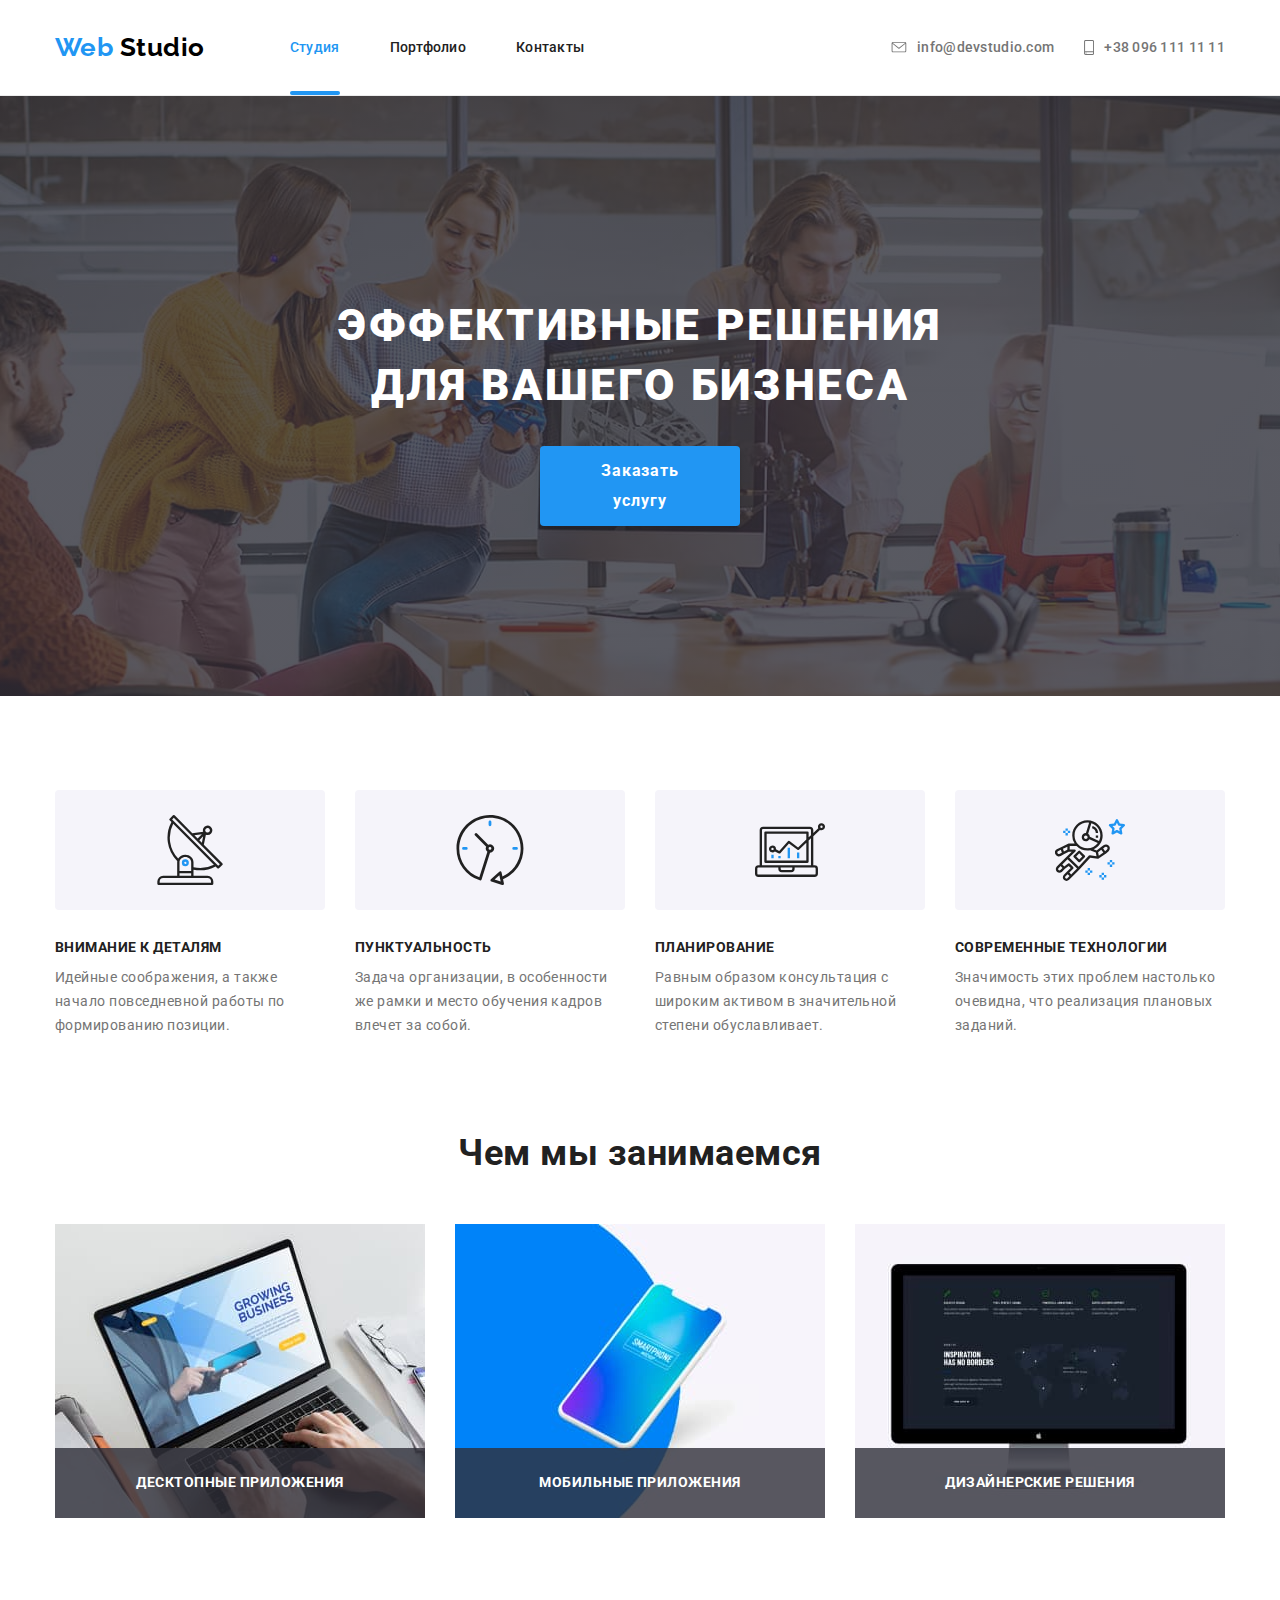
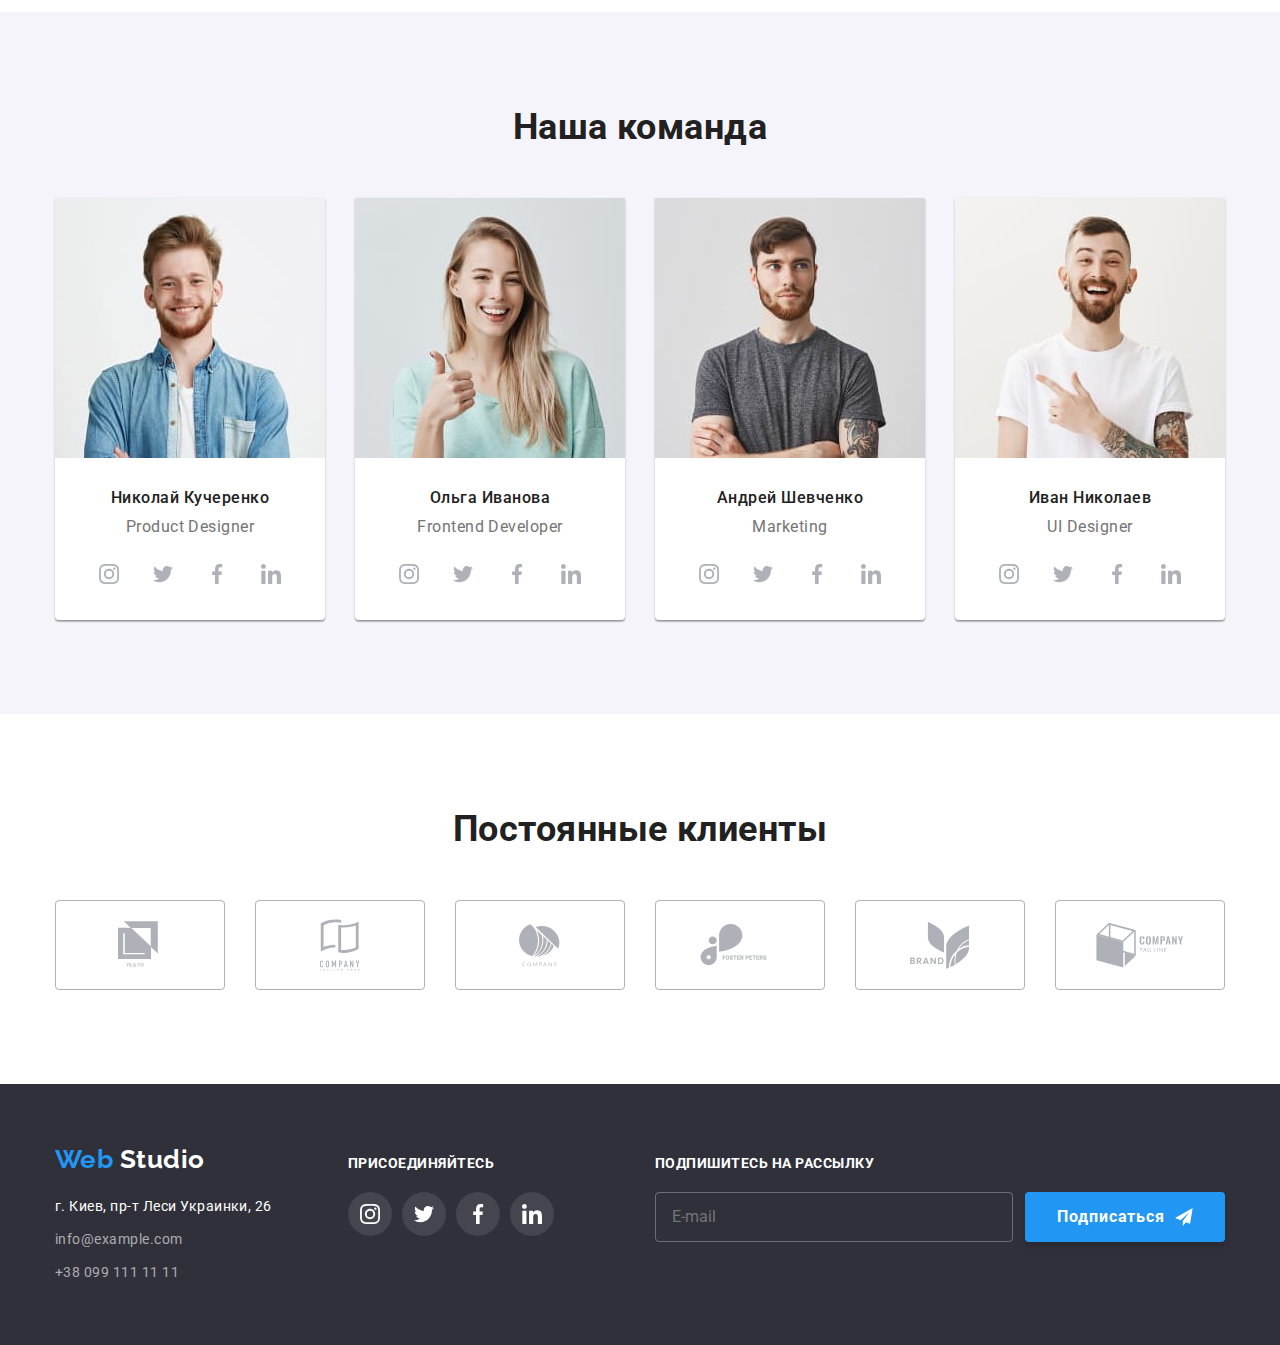
<file: index.html>
<!DOCTYPE html>
<html lang="ru">
  <head>
    <meta charset="UTF-8" />
    <meta name="viewport" content="width=device-width, initial-scale=1.0" />
    <title>Web Studio</title>
    <link
      href="https://fonts.googleapis.com/css2?family=Raleway:wght@700&family=Roboto:wght@400;500;700;900&display=swap"
      rel="stylesheet"
    />
    <link rel="stylesheet" href="./css/modern-normalize.css" />
    <link rel="stylesheet" href="./css/styles.css" />
  </head>
  <body>
    <header class="header">
      <div class="container">
        <nav class="navigation">
          <a class="logo link" href="./index.html" aria-label="Логотип">
            <span class="logo-web">Web </span>Studio
          </a>
          <ul class="site-nav list">
            <li class="item">
              <a class="link current" href="./index.html">Студия</a>
            </li>
            <li class="item">
              <a class="link" href="./portfolio.html">Портфолио</a>
            </li>
            <li class="item">
              <a class="link" href="">Контакты</a>
            </li>
          </ul>
        </nav>
        <address class="address">
          <ul class="address-nav list">
            <li class="item">
              <a class="link" href="mailto:info@devstudio.com">
                <svg class="address-nav-icon" width="16" height="11">
                  <use href="./images/sprite.svg#envelope"></use>
                </svg>
                info@devstudio.com
              </a>
            </li>
            <li class="item">
              <a class="link" href="tel:+380961111111">
                <svg class="address-nav-icon" width="10" height="15">
                  <use href="./images/sprite.svg#smartphone"></use>
                </svg>
                +38 096 111 11 11
              </a>
            </li>
          </ul>
        </address>
      </div>
    </header>
    <main>
      <!-- HERO секция -->
      <section class="hero">
        <h1 class="hero-title">Эффективные решения для вашего бизнеса</h1>
        <button class="button" type="button" data-modal-open>
          Заказать услугу
        </button>
      </section>

      <!-- Modal Window -->

      <div class="backdrop is-hidden" data-modal>
        <div class="modal">
          <button class="close-button" type="button" data-modal-close>
            <svg class="close-btn" width="30" height="30">
              <use href="./images/sprite.svg#close-btn"></use>
            </svg>
          </button>
          <h2 class="modal-title">Оставьте свои данные, мы вам перезвоним</h2>
          <form action="" class="modal-form">
            <div class="form-field">
              <input
                class="form-input"
                type="text"
                name="user-name"
                id="name"
                placeholder=" "
                required
              />
              <svg class="input-icon" width="18" height="18">
                <use href="./images/sprite.svg#person"></use>
              </svg>
              <label class="form-label" for="name">Имя</label>
            </div>
            <div class="form-field">
              <input
                class="form-input"
                type="tel"
                name="user-telephone"
                id="tel"
                placeholder=" "
                required
              />
              <svg class="input-icon" width="18" height="18">
                <use href="./images/sprite.svg#phone"></use>
              </svg>
              <label class="form-label" for="tel">Телефон</label>
            </div>
            <div class="form-field">
              <input
                class="form-input"
                type="email"
                name="user-email"
                id="email"
                placeholder=" "
                required
              />
              <svg class="input-icon" width="18" height="18">
                <use href="./images/sprite.svg#email"></use>
              </svg>
              <label class="form-label" for="email">Почта</label>
            </div>
            <div class="textarea-field">
              <textarea
                class="form-textarea"
                name="comment"
                id="comment"
                placeholder=" "
              ></textarea>
              <label class="textarea-label" for="comment">Комментарии</label>
            </div>
            <div class="policy-field">
              <label for="policy" class="policy">
                <input
                  class="checkbox"
                  type="checkbox"
                  id="policy"
                  value="accept"
                  required
                />
                <span class="check-icon"></span>
                Соглашаюсь с рассылкой и принимаю
                <a class="policy-link" href="">Условия договора</a>
              </label>
            </div>
            <button class="button" type="submit">Отправить</button>
          </form>
        </div>
      </div>

      <!-- секция О нас -->
      <section class="about-us">
        <div class="container">
          <h2 class="visually-hidden">О нас</h2>
          <ul class="about-us-list list">
            <li class="item">
              <div class="about-us-img">
                <svg class="about-us-svg">
                  <use href="./images/sprite.svg#antenna"></use>
                </svg>
              </div>
              <h3 class="subtitle">Внимание к деталям</h3>
              <p class="description">
                Идейные соображения, а также начало повседневной работы по
                формированию позиции.
              </p>
            </li>
            <li class="item">
              <div class="about-us-img">
                <svg class="about-us-svg">
                  <use href="./images/sprite.svg#clock"></use>
                </svg>
              </div>
              <h3 class="subtitle">Пунктуальность</h3>
              <p class="description">
                Задача организации, в особенности же рамки и место обучения
                кадров влечет за собой.
              </p>
            </li>
            <li class="item">
              <div class="about-us-img">
                <svg class="about-us-svg">
                  <use href="./images/sprite.svg#diagram"></use>
                </svg>
              </div>
              <h3 class="subtitle">Планирование</h3>
              <p class="description">
                Равным образом консультация с широким активом в значительной
                степени обуславливает.
              </p>
            </li>
            <li class="item">
              <div class="about-us-img">
                <svg class="about-us-svg">
                  <use href="./images/sprite.svg#astronaut"></use>
                </svg>
              </div>
              <h3 class="subtitle">Современные технологии</h3>
              <p class="description">
                Значимость этих проблем настолько очевидна, что реализация
                плановых заданий.
              </p>
            </li>
          </ul>
        </div>
      </section>

      <!-- секция Чем мы занимаемся -->
      <section class="what-we-do">
        <div class="container">
          <h2 class="title">Чем мы занимаемся</h2>
          <ul class="what-we-do-list list">
            <li class="item">
              <img
                src="./images/main/img-notebook.jpg"
                alt="изображение ноутбука"
                width="370px"
                height="294px"
              />
              <p class="description">Десктопные приложения</p>
            </li>
            <li class="item">
              <img
                src="./images/main/img-smartphone.jpg"
                alt="изображение смартфона"
                width="370px"
                height="294px"
              />
              <p class="description">Мобильные приложения</p>
            </li>
            <li class="item">
              <img
                src="./images/main/img-monitor.jpg"
                alt="изображение монитора"
                width="370px"
                height="294px"
              />
              <p class="description">Дизайнерские решения</p>
            </li>
          </ul>
        </div>
      </section>

      <!-- секция Наша команда -->
      <section class="team">
        <div class="container">
          <h2 class="title">Наша команда</h2>
          <ul class="team-list list">
            <li class="item">
              <img
                class="team-photo"
                src="./images/team/NikKucher-photo.jpg"
                alt="фото Николая Кучеренко"
                width="270"
              />
              <h3 class="subtitle">Николай Кучеренко</h3>
              <p class="description" lang="en">Product Designer</p>
              <ul class="social-links-list list">
                <li class="social-links-list-item">
                  <a
                    class="social-links-link"
                    href=""
                    aria-label="иконка инстаграма"
                  >
                    <svg class="social-links-icon">
                      <use href="./images/sprite.svg#instagram"></use>
                    </svg>
                  </a>
                </li>
                <li class="social-links-list-item">
                  <a
                    class="social-links-link"
                    href=""
                    aria-label="иконка твиттера"
                  >
                    <svg class="social-links-icon">
                      <use href="./images/sprite.svg#twitter"></use>
                    </svg>
                  </a>
                </li>
                <li class="social-links-list-item">
                  <a
                    class="social-links-link"
                    href=""
                    aria-label="иконка фейсбука"
                  >
                    <svg class="social-links-icon">
                      <use href="./images/sprite.svg#facebook"></use>
                    </svg>
                  </a>
                </li>
                <li class="social-links-list-item">
                  <a
                    class="social-links-link"
                    href=""
                    aria-label="иконка линкедина"
                  >
                    <svg class="social-links-icon">
                      <use href="./images/sprite.svg#linkedin"></use>
                    </svg>
                  </a>
                </li>
              </ul>
            </li>
            <li class="item">
              <img
                class="team-photo"
                src="./images/team/OlgaIvanova-photo.jpg"
                alt="фото Ольги Ивановой"
                width="270"
              />
              <h3 class="subtitle">Ольга Иванова</h3>
              <p class="description" lang="en">Frontend Developer</p>
              <ul class="social-links-list list">
                <li class="social-links-list-item">
                  <a
                    class="social-links-link"
                    href=""
                    aria-label="иконка инстаграма"
                  >
                    <svg class="social-links-icon">
                      <use href="./images/sprite.svg#instagram"></use>
                    </svg>
                  </a>
                </li>
                <li class="social-links-list-item">
                  <a
                    class="social-links-link"
                    href=""
                    aria-label="иконка твиттера"
                  >
                    <svg class="social-links-icon">
                      <use href="./images/sprite.svg#twitter"></use>
                    </svg>
                  </a>
                </li>
                <li class="social-links-list-item">
                  <a
                    class="social-links-link"
                    href=""
                    aria-label="иконка фейсбука"
                  >
                    <svg class="social-links-icon">
                      <use href="./images/sprite.svg#facebook"></use>
                    </svg>
                  </a>
                </li>
                <li class="social-links-list-item">
                  <a
                    class="social-links-link"
                    href=""
                    aria-label="иконка линкедина"
                  >
                    <svg class="social-links-icon">
                      <use href="./images/sprite.svg#linkedin"></use>
                    </svg>
                  </a>
                </li>
              </ul>
            </li>
            <li class="item">
              <img
                class="team-photo"
                src="./images/team/AnSheva-photo.jpg"
                alt="фото Андрея Шевченко"
                width="270"
              />
              <h3 class="subtitle">Андрей Шевченко</h3>
              <p class="description" lang="en">Marketing</p>
              <ul class="social-links-list list">
                <li class="social-links-list-item">
                  <a
                    class="social-links-link"
                    href=""
                    aria-label="иконка инстаграма"
                  >
                    <svg class="social-links-icon">
                      <use href="./images/sprite.svg#instagram"></use>
                    </svg>
                  </a>
                </li>
                <li class="social-links-list-item">
                  <a
                    class="social-links-link"
                    href=""
                    aria-label="иконка твиттера"
                  >
                    <svg class="social-links-icon">
                      <use href="./images/sprite.svg#twitter"></use>
                    </svg>
                  </a>
                </li>
                <li class="social-links-list-item">
                  <a
                    class="social-links-link"
                    href=""
                    aria-label="иконка фейсбука"
                  >
                    <svg class="social-links-icon">
                      <use href="./images/sprite.svg#facebook"></use>
                    </svg>
                  </a>
                </li>
                <li class="social-links-list-item">
                  <a
                    class="social-links-link"
                    href=""
                    aria-label="иконка линкедина"
                  >
                    <svg class="social-links-icon">
                      <use href="./images/sprite.svg#linkedin"></use>
                    </svg>
                  </a>
                </li>
              </ul>
            </li>
            <li class="item">
              <img
                class="team-photo"
                src="./images/team/IvNik-photo.jpg"
                alt="фото Ивана Николаева"
                width="270"
              />
              <h3 class="subtitle">Иван Николаев</h3>
              <p class="description" lang="en">UI Designer</p>
              <ul class="social-links-list list">
                <li class="social-links-list-item">
                  <a
                    class="social-links-link"
                    href=""
                    aria-label="иконка инстаграма"
                  >
                    <svg class="social-links-icon">
                      <use href="./images/sprite.svg#instagram"></use>
                    </svg>
                  </a>
                </li>
                <li class="social-links-list-item">
                  <a
                    class="social-links-link"
                    href=""
                    aria-label="иконка твиттера"
                  >
                    <svg class="social-links-icon">
                      <use href="./images/sprite.svg#twitter"></use>
                    </svg>
                  </a>
                </li>
                <li class="social-links-list-item">
                  <a
                    class="social-links-link"
                    href=""
                    aria-label="иконка фейсбука"
                  >
                    <svg class="social-links-icon">
                      <use href="./images/sprite.svg#facebook"></use>
                    </svg>
                  </a>
                </li>
                <li class="social-links-list-item">
                  <a
                    class="social-links-link"
                    href=""
                    aria-label="иконка линкедина"
                  >
                    <svg class="social-links-icon">
                      <use href="./images/sprite.svg#linkedin"></use>
                    </svg>
                  </a>
                </li>
              </ul>
            </li>
          </ul>
        </div>
      </section>

      <!-- секция Постоянные клиенты -->
      <section class="clients">
        <div class="container">
          <h2 class="title">Постоянные клиенты</h2>
          <ul class="clients-list list">
            <li class="item">
              <a class="link" href="" aria-label="логотип клиента">
                <svg width="44" height="49">
                  <use href="./images/sprite.svg#logo1"></use>
                </svg>
              </a>
            </li>
            <li class="item">
              <a class="link" href="" aria-label="логотип клиента">
                <svg width="40" height="52">
                  <use href="./images/sprite.svg#logo2"></use>
                </svg>
              </a>
            </li>
            <li class="item">
              <a class="link" href="" aria-label="логотип клиента">
                <svg width="41" height="43">
                  <use href="./images/sprite.svg#logo3"></use>
                </svg>
              </a>
            </li>
            <li class="item">
              <a class="link" href="" aria-label="логотип клиента">
                <svg width="80" height="42">
                  <use href="./images/sprite.svg#logo4"></use>
                </svg>
              </a>
            </li>
            <li class="item">
              <a class="link" href="" aria-label="логотип клиента">
                <svg width="59" height="47">
                  <use href="./images/sprite.svg#logo5"></use>
                </svg>
              </a>
            </li>
            <li class="item">
              <a class="link" href="" aria-label="логотип клиента">
                <svg width="88" height="45">
                  <use href="./images/sprite.svg#logo6"></use>
                </svg>
              </a>
            </li>
          </ul>
        </div>
      </section>
    </main>

    <footer class="footer">
      <div class="container">
        <div class="footer-nav">
          <a class="logo link" href="./index.html" aria-label="Логотип">
            <span class="logo-web">Web </span>Studio
          </a>
          <address class="footer-address">
            <ul class="list">
              <li class="item">
                <a
                  class="address link"
                  href="https://goo.gl/maps/eGHptjtnP1GtuNhV8"
                  >г. Киев, пр-т Леси Украинки, 26</a
                >
              </li>
              <li class="item">
                <a class="address-nav link" href="mailto:info@example.com"
                  >info@example.com</a
                >
              </li>
              <li class="item">
                <a class="address-nav link" href="tel:+380991111111"
                  >+38 099 111 11 11</a
                >
              </li>
            </ul>
          </address>
        </div>
        <div class="join-up">
          <b class="text">Присоединяйтесь</b>
          <ul class="join-up-list list">
            <li class="item">
              <a
                class="social-links-link"
                href=""
                aria-label="иконка инстаграма"
              >
                <svg class="social-links-icon">
                  <use href="./images/sprite.svg#instagram"></use>
                </svg>
              </a>
            </li>
            <li class="item">
              <a class="social-links-link" href="" aria-label="иконка твиттера">
                <svg class="social-links-icon">
                  <use href="./images/sprite.svg#twitter"></use>
                </svg>
              </a>
            </li>
            <li class="item">
              <a class="social-links-link" href="" aria-label="иконка фейсбука">
                <svg class="social-links-icon">
                  <use href="./images/sprite.svg#facebook"></use>
                </svg>
              </a>
            </li>
            <li class="item">
              <a
                class="social-links-link"
                href=""
                aria-label="иконка линкедина"
              >
                <svg class="social-links-icon">
                  <use href="./images/sprite.svg#linkedin"></use>
                </svg>
              </a>
            </li>
          </ul>
        </div>
        <div class="subscribe">
          <b class="text">Подпишитесь на рассылку</b>
          <form class="subscribe-form" action="#">
            <input
              class="email"
              type="email"
              name="email"
              placeholder="E-mail"
            />
            <button class="button" type="submit">
              Подписаться
              <svg class="send-icon" width="24" height="24">
                <use href="./images/sprite.svg#send-icon"></use>
              </svg>
            </button>
          </form>
        </div>
      </div>
    </footer>
    <script src="./js/modal.js"></script>
  </body>
</html>
</file>
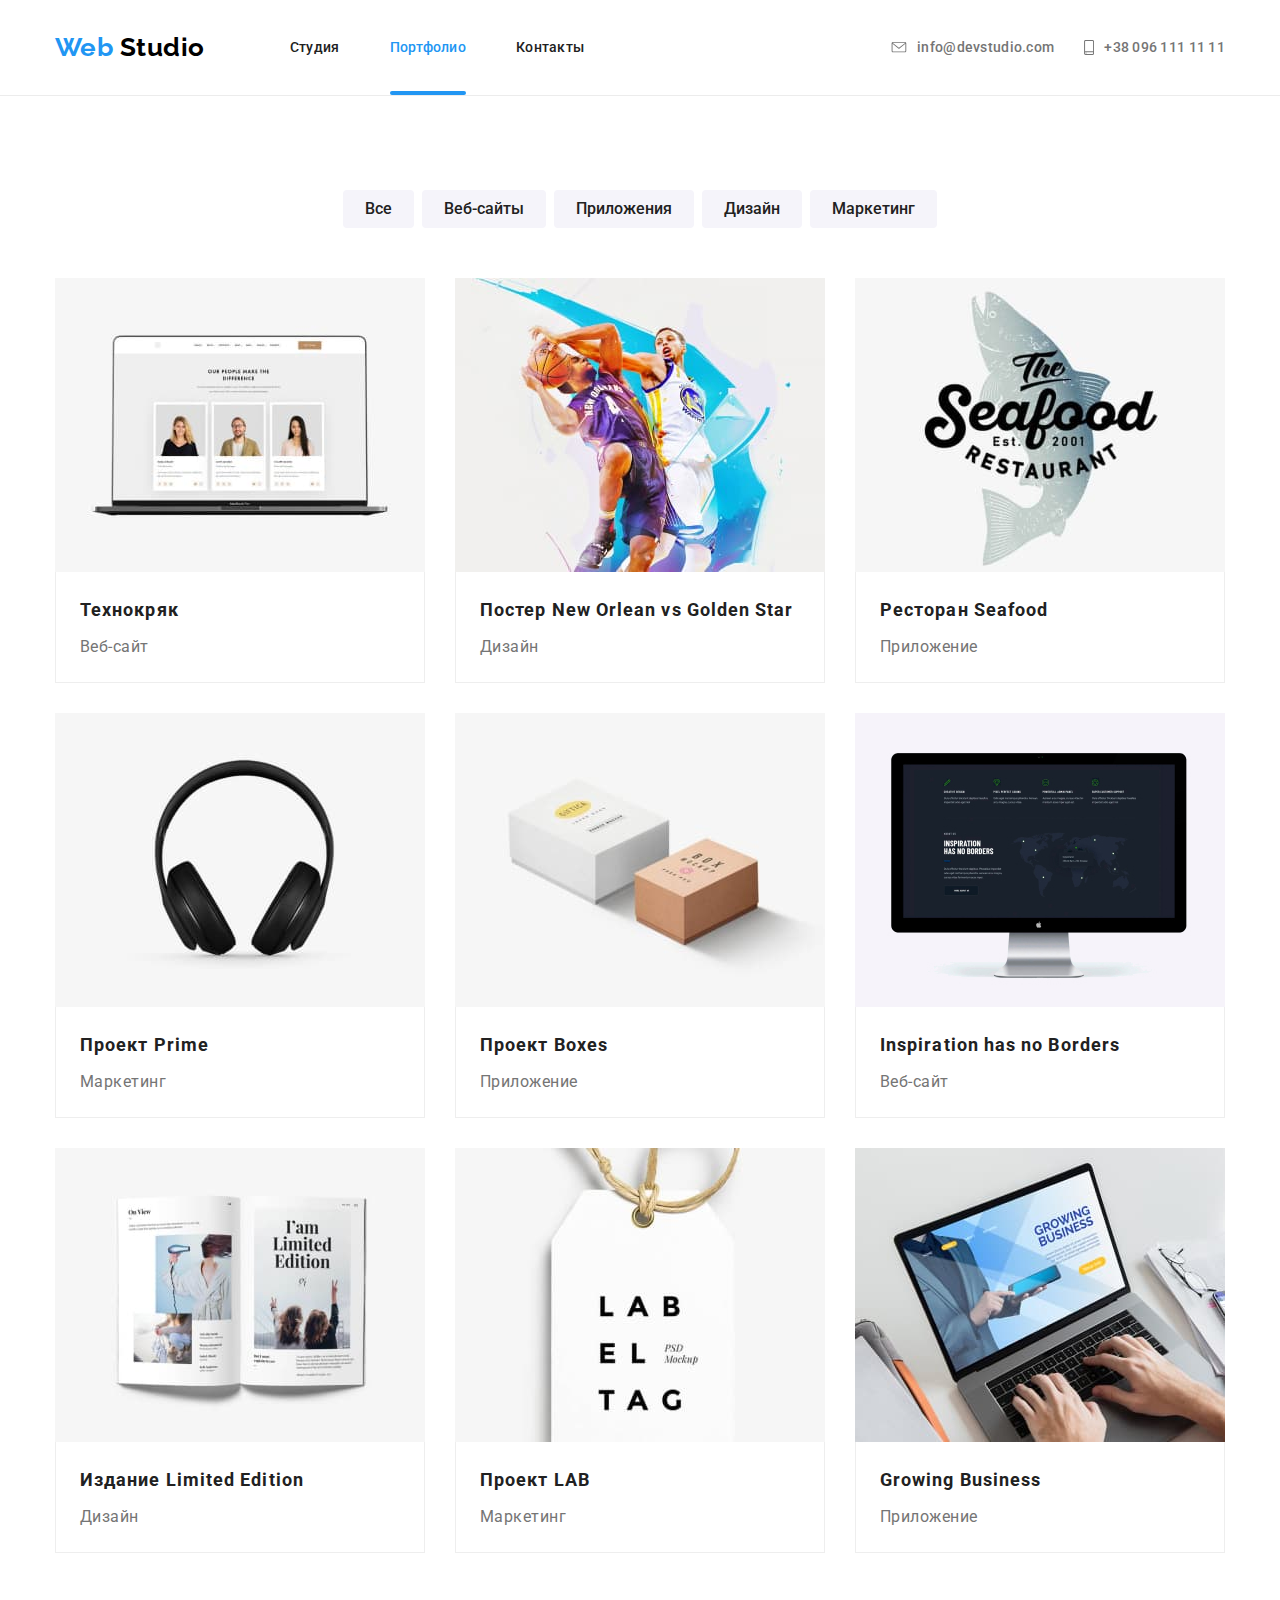
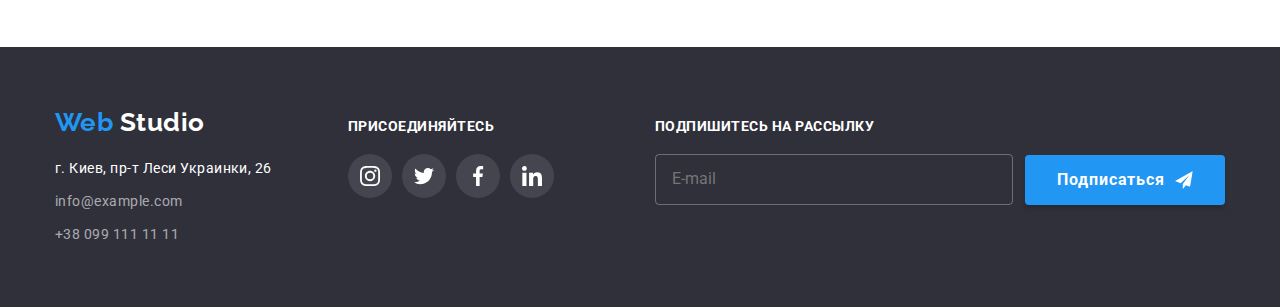
<file: portfolio.html>
<!DOCTYPE html>
<html lang="ru">
  <head>
    <meta charset="UTF-8" />
    <meta name="viewport" content="width=device-width, initial-scale=1.0" />
    <title>Web Studio</title>
    <link
      href="https://fonts.googleapis.com/css2?family=Raleway:wght@700&family=Roboto:wght@400;500;700;900&display=swap"
      rel="stylesheet"
    />
    <link rel="stylesheet" href="./css/modern-normalize.css" />
    <link rel="stylesheet" href="./css/styles.css" />
  </head>

    <header class="header">
      <div class="container">
        <nav class="navigation">
          <a class="logo link" href="./index.html" aria-label="Логотип"> <span class="logo-web">Web </span>Studio </a>
          <ul class="site-nav list">
            <li class="item">
              <a class="link" href="./index.html">Студия</a>
            </li>
            <li class="item">
              <a class="link current" href="./portfolio.html">Портфолио</a>
            </li>
            <li class="item">
              <a class="link" href="">Контакты</a>
            </li>
          </ul>
        </nav>
        <address class="address">
          <ul class="address-nav list">
            <li class="item">
              <a class="link" href="mailto:info@devstudio.com">
                <svg class="address-nav-icon" width="16" height="11">
                  <use href="./images/sprite.svg#envelope"></use>
                </svg>
                info@devstudio.com
              </a>
            </li>
            <li class="item">
              <a class="link" href="tel:+380961111111">
                <svg class="address-nav-icon" width="10" height="15">
                  <use href="./images/sprite.svg#smartphone"></use>
                </svg>
                +38 096 111 11 11
              </a>
            </li>
          </ul>
        </address>
      </div>
    </header>

    <main>
      <section class="portfolio">
        <div class="container">
          <h1 class="visually-hidden">Портфолио</h1>
          <ul class="button-list list">
            <li class="item">
              <button type="button" class="button-portfolio">Все</button>
            </li>
            <li class="item">
              <button type="button" class="button-portfolio">Веб-сайты</button>
            </li>
            <li class="item">
              <button type="button" class="button-portfolio">Приложения</button>
            </li>
            <li class="item">
              <button type="button" class="button-portfolio">Дизайн</button>
            </li>
            <li class="item">
              <button type="button" class="button-portfolio">Маркетинг</button>
            </li>
          </ul>




          <ul class="portfolio-list list">
            <li class="item">
              <a class="link" href="">
                <div class="overlay-wrapper">
                  <img
                    class="portfolio-img"
                    src="./images/portfolio/technocrack-img.jpg"
                    alt="изображение команды Технокряк"
                    width="370"
                    height="294"
                  />
                  <p class="overlay">
                      Технокряк это современная площадка распространения коронавируса. Компании используют эту платформу
                      для цифрового шпионажа и атак на защищённые сервера конкурентов.
                    </p>
                </div>
                <div class="content">
                  <h2 class="title">Технокряк</h2>
                  <p class="description">Веб-сайт</p>
                </div>
              </a>
            </li>
            <li class="item">
              <a class="link" href="">
                <div class="overlay-wrapper">
                  <img
                    class="portfolio-img"
                    src="./images/portfolio/basketball-img.jpg"
                    alt="изображение баскетболистов"
                    width="370"
                    height="294"
                  />
                  <p class="overlay">
                     Технокряк это современная площадка распространения коронавируса. Компании используют эту платформу
                      для цифрового шпионажа и атак на защищённые сервера конкурентов.
                  </p>
                </div>
                <div class="content">
                  <h2 class="title">Постер New Orlean vs Golden Star</h2>
                  <p class="description">Дизайн</p>
                </div>
              </a>
            </li>
            <li class="item">
              <a class="link" href="">
                <div class="overlay-wrapper">
                  <img
                    class="portfolio-img"
                    src="./images/portfolio/seafood-img.jpg"
                    alt="логотип ресторана морепродуктов"
                    width="370"
                    height="294"
                  />
                  <p class="overlay">
                      Технокряк это современная площадка распространения коронавируса. Компании используют эту платформу
                      для цифрового шпионажа и атак на защищённые сервера конкурентов.
                    </p>
                </div>
                <div class="content">
                  <h2 class="title">Ресторан Seafood</h2>
                  <p class="description">Приложение</p>
                </div>
              </a>
            </li>
            <li class="item">
              <a class="link" href="">
                <div class="overlay-wrapper">
                  <img
                    class="portfolio-img"
                    src="./images/portfolio/headphones-img.jpg"
                    alt="изображение наушников"
                    width="370"
                    height="294"
                  />
                  <p class="overlay">
                      Технокряк это современная площадка распространения коронавируса. Компании используют эту платформу
                      для цифрового шпионажа и атак на защищённые сервера конкурентов.
                  </p>
                </div>
                <div class="content">
                  <h2 class="title">Проект Prime</h2>
                  <p class="description">Маркетинг</p>
                </div>
              </a>
            </li>
            <li class="item">
              <a class="link" href="">
                <div class="overlay-wrapper">
                  <img
                    class="portfolio-img"
                    src="./images/portfolio/boxes-img.jpg"
                    alt="изображение двух коробок"
                    width="370"
                    height="294"
                  />
                   <p class="overlay">
                      Технокряк это современная площадка распространения коронавируса. Компании используют эту платформу
                      для цифрового шпионажа и атак на защищённые сервера конкурентов.
                   </p>
                </div>
                <div class="content">
                  <h2 class="title">Проект Boxes</h2>
                  <p class="description">Приложение</p>
                </div>
              </a>
            </li>
            <li class="item">
              <a class="link" href="">
                <div class="overlay-wrapper">
                  <img
                    class="portfolio-img"
                    src="./images/portfolio/iMac-img.jpg"
                    alt="изображение монитора компьютера"
                    width="370"
                    height="294"
                  />
                   <p class="overlay">
                      Технокряк это современная площадка распространения коронавируса. Компании используют эту платформу
                      для цифрового шпионажа и атак на защищённые сервера конкурентов.
                   </p>
                </div>
                <div class="content">
                  <h2 class="title" lang="en">Inspiration has no Borders</h2>
                  <p class="description">Веб-сайт</p>
                </div>
              </a>
            </li>
            <li class="item">
              <a class="link" href="">
                <div class="overlay-wrapper">
                  <img
                    class="portfolio-img"
                    src="./images/portfolio/journal-img.jpg"
                    alt="изображение журнала"
                    width="370"
                    height="294"
                  />
                   <p class="overlay">
                      Технокряк это современная площадка распространения коронавируса. Компании используют эту платформу
                      для цифрового шпионажа и атак на защищённые сервера конкурентов.
                   </p>
                </div>
                <div class="content">
                  <h2 class="title">Издание Limited Edition</h2>
                  <p class="description">Дизайн</p>
                </div>
              </a>
            </li>
            <li class="item">
              <a class="link" href="">
                <div class="overlay-wrapper">
                  <img
                    class="portfolio-img"
                    src="./images/portfolio/label-img.jpg"
                    alt="изображение ярлыка"
                    width="370"
                    height="294"
                  />
                   <p class="overlay">
                      Технокряк это современная площадка распространения коронавируса. Компании используют эту платформу
                      для цифрового шпионажа и атак на защищённые сервера конкурентов.
                   </p>
                </div>
                <div class="content">
                  <h2 class="title">Проект LAB</h2>
                  <p class="description">Маркетинг</p>
                </div>
              </a>
            </li>
            <li class="item">
              <a class="link" href="">
                <div class="overlay-wrapper">
                  <img
                    class="portfolio-img"
                    src="./images/portfolio/laptop-img.jpg"
                    alt="изображение ноутбука"
                    width="370"
                    height="294"
                  />
                   <p class="overlay">
                      Технокряк это современная площадка распространения коронавируса. Компании используют эту платформу
                      для цифрового шпионажа и атак на защищённые сервера конкурентов.
                   </p>
                </div>
                <div class="content">
                  <h2 class="title" lang="en">Growing Business</h2>
                  <p class="description">Приложение</p>
                </div>
              </a>
            </li>
          </ul>
        </div>
      </section>
    </main>

    <footer class="footer">
      <div class="container">
        <div class="footer-nav">
          <a class="logo link" href="./index.html" aria-label="Логотип"> <span class="logo-web">Web </span>Studio </a>
          <address class="footer-address">
            <ul class="list">
              <li class="item">
                <a class="address link" href="https://goo.gl/maps/eGHptjtnP1GtuNhV8">г. Киев, пр-т Леси Украинки, 26</a>
              </li>
              <li class="item">
                <a class="address-nav link" href="mailto:info@example.com">info@example.com</a>
              </li>
              <li class="item">
                <a class="address-nav link" href="tel:+380991111111">+38 099 111 11 11</a>
              </li>
            </ul>
          </address>
        </div>
        <div class="join-up">
          <b class="text">Присоединяйтесь</b>
          <ul class="join-up-list list">
            <li class="item">
              <a class="social-links-link" href="" aria-label="иконка инстаграма">
                <svg class="social-links-icon">
                  <use href="./images/sprite.svg#instagram"></use>
                </svg>
              </a>
            </li>
            <li class="item">
              <a class="social-links-link" href="" aria-label="иконка твиттера">
                <svg class="social-links-icon">
                  <use href="./images/sprite.svg#twitter"></use>
                </svg>
              </a>
            </li>
            <li class="item">
              <a class="social-links-link" href="" aria-label="иконка фейсбука">
                <svg class="social-links-icon">
                  <use href="./images/sprite.svg#facebook"></use>
                </svg>
              </a>
            </li>
            <li class="item">
              <a class="social-links-link" href="" aria-label="иконка линкедина">
                <svg class="social-links-icon">
                  <use href="./images/sprite.svg#linkedin"></use>
                </svg>
              </a>
            </li>
          </ul>
        </div>
        <div class="subscribe">
          <b class="text">Подпишитесь на рассылку</b>
          <form class="subscribe-form" action="#">
            <input class="email" type="email" name="email" placeholder="E-mail" />
            <button class="button" type="submit">
              Подписаться
              <svg class="send-icon" width="24" height="24">
                <use href="./images/sprite.svg#send-icon"></use>
              </svg>
            </button>
          </form>
        </div>
      </div>
    </footer>
    <script src="./js/modal.js"></script>
  </body>
</html>
</file>
<file: css/styles.css>
/* цвет основного текста #212121 */
/* вторичный цвет текста #757575 */
/* белый цвет #ffffff */
/* акцент #2196F3 */
/* вторичный цвет фона #F5F4FA */
/* цвет фона футера #2F303A */

:root {
  --primary-text-color: #212121;
  --secondary-text-color: #757575;
  --accent-color: #2196f3;
  --white-color: #ffffff;
  --primary-bg-color: #ffffff;
  --secondary-bg-color: #f5f4fa;
  --button-bg-color: #f5f4fa;
  --footer-bg-color: #2f303a;
  --primary-social-links-color: #afb1b8;
  --hover-button-color: #188ce8;
}

body {
  background-color: var(--primary-bg-color);
  color: var(--primary-text-color);
  font-family: 'Roboto', sans-serif;
  letter-spacing: 0.03em;
}

img {
  display: block;
  max-width: 100%;
  height: auto;
  overflow: auto;
}

.list {
  margin: 0;
  padding: 0;
  list-style: none;
}

.link {
  text-decoration: none;
}

.container {
  width: 1200px;
  padding-left: 15px;
  padding-right: 15px;
  margin-left: auto;
  margin-right: auto;
}

.visually-hidden {
  position: absolute;
  width: 1px;
  height: 1px;
  margin: -1px;
  border: 0;
  padding: 0;
  white-space: nowrap;
  clip-path: inset(100%);
  clip: rect(0 0 0 0);
  overflow: hidden;
}

/* header */

.header {
  border-bottom: 1px solid #ececec;
}

.header .container {
  display: flex;
  align-items: center;
  justify-content: space-between;
  padding-top: 32px;
  padding-bottom: 32px;
}

.navigation {
  display: flex;
  align-items: center;
}

.navigation .logo {
  margin-right: 85px;
}

.site-nav {
  display: flex;
}

.site-nav .item:not(:last-child) {
  margin-right: 50px;
}

.header .address-nav {
  display: flex;
  margin-left: auto;
  align-items: center;
}

.address-nav .item:not(:last-child) {
  margin-right: 30px;
}

.logo {
  color: #000000;
  font-family: 'Raleway', sans-serif;
  font-weight: 700;
  font-size: 26px;
  line-height: 1.19;
}

.logo-web {
  color: var(--accent-color);
}

.site-nav .link,
.address-nav .link {
  display: block;
  color: var(--primary-text-color);
  font-weight: 500;
  font-size: 14px;
  line-height: 1.143;
  letter-spacing: 0.02em;

  transition: color 250ms cubic-bezier(0.4, 0, 0.2, 1);
}

.site-nav .link:hover,
.site-nav .link:focus,
.address-nav .link:hover,
.address-nav .link:focus {
  color: var(--accent-color);
}

.site-nav .link.current {
  color: var(--accent-color);
}

.site-nav .item {
  position: relative;
}

.site-nav .link.current::after {
  content: '';
  display: block;
  position: absolute;
  bottom: -40px;
  background-color: var(--accent-color);
  width: 100%;
  height: 4px;
  border-radius: 2px;
}

.address-nav .link {
  display: flex;
  align-items: center;
  color: var(--secondary-text-color);
  font-style: normal;
}

.address-nav-icon {
  margin-right: 10px;
  fill: currentColor;
}

/* HERO section */

.hero {
  text-align: center;

  padding-top: 200px;
  padding-bottom: 200px;

  max-width: 1600px;
  height: 600px;
  margin-right: auto;
  margin-left: auto;
  background-size: cover;
  background-repeat: no-repeat;
  background-position: center;
  background-image: linear-gradient(
      rgba(47, 48, 58, 0.8),
      rgba(47, 48, 58, 0.8)
    ),
    url(../images/hero/hero-img.jpg);
  /* если не отрисует bg image */
  background-color: rgba(47, 48, 58, 0.8);
}

.hero-title {
  width: 696px;
  color: var(--white-color);

  font-weight: 900;
  font-size: 44px;
  line-height: 1.36;
  letter-spacing: 0.06em;
  text-transform: uppercase;

  margin: 0 auto;
  margin-bottom: 30px;
}

.button {
  width: 200px;
  color: var(--white-color);
  background-color: var(--accent-color);
  font-weight: 700;
  font-size: 16px;
  line-height: 1.875;
  letter-spacing: 0.058em;

  padding: 10px 32px;

  box-shadow: 0px 4px 4px rgba(0, 0, 0, 0.15);
  border-radius: 4px;
  border: none;

  transition: background-color 250ms cubic-bezier(0.4, 0, 0.2, 1);
  cursor: pointer;
}

.button:hover {
  background-color: var(--hover-button-color);
}

/* About us section */

.about-us {
  padding-top: 94px;
  padding-bottom: 94px;
}

.about-us-list {
  display: flex;
}

.about-us-list > .item {
  width: calc((100% - 3 * 30px) / 4);
}

.about-us-list > .item.item:not(:last-child) {
  margin-right: 30px;
}

.about-us-img {
  display: flex;
  justify-content: center;
  align-items: center;

  width: 270px;
  height: 120px;

  background-color: var(--button-bg-color);
  border-radius: 4px;

  margin-bottom: 30px;
}

.about-us-svg {
  width: 70px;
  height: 70px;
}

.about-us .subtitle {
  color: var(--primary-text-color);
  font-weight: 700;
  font-size: 14px;
  line-height: 1.14;
  text-transform: uppercase;
  margin: 0;
  margin-bottom: 10px;
}

.about-us .description {
  color: var(--secondary-text-color);
  font-size: 14px;
  line-height: 1.71;
  margin: 0;
}

/* What we do section */

.what-we-do {
  padding-bottom: 94px;
}

.title {
  font-weight: 700;
  font-size: 36px;
  line-height: 1.17;
  text-align: center;
  margin: 0;
}

.what-we-do .title {
  margin-bottom: 50px;
}

.what-we-do-list {
  display: flex;
}

.what-we-do-list > .item {
  position: relative;
  width: calc((100% - 2 * 30px) / 3);
}

.what-we-do-list > .item:not(:last-child) {
  margin-right: 30px;
}

.what-we-do .description {
  position: absolute;
  bottom: 0;
  width: 100%;
  height: 70px;
  background-color: rgba(47, 48, 58, 0.8);
  color: var(--white-color);
  font-weight: 700;
  font-size: 14px;
  line-height: 1.14;
  text-align: center;
  text-transform: uppercase;
  margin: 0;
  padding-top: 27px;
  padding-bottom: 27px;
}

/* Our team section */

.team {
  background-color: var(--secondary-bg-color);
  padding-top: 94px;
  padding-bottom: 94px;
}

.team .title {
  margin-bottom: 50px;
}

.team-list {
  display: flex;
}

.team-list > .item {
  background-color: var(--white-color);
  width: calc((100% - 3 * 30px) / 4);
  padding-bottom: 24px;
  box-shadow: 0px 2px 1px rgba(0, 0, 0, 0.2), 0px 1px 1px rgba(0, 0, 0, 0.14),
    0px 1px 3px rgba(0, 0, 0, 0.12);
  border-radius: 0px 0px 4px 4px;
}

.team-list > .item:not(:last-child) {
  margin-right: 30px;
}

.team-photo {
  display: block;
  margin-bottom: 30px;
}

.team .subtitle,
.team .description {
  font-weight: 500;
  font-size: 16px;
  line-height: 1.19;
  text-align: center;
  margin: 0;
}

.team .subtitle {
  margin-bottom: 10px;
}

.team .description {
  color: var(--secondary-text-color);
  font-weight: 400;
  margin-bottom: 16px;
}

.social-links-list {
  display: flex;
  justify-content: center;
  align-items: center;
}

.social-links-list-item:not(:last-child) {
  margin-right: 10px;
}

.social-links-link {
  display: flex;
  justify-content: center;
  align-items: center;
  width: 44px;
  height: 44px;
  background-color: var(--primary-bg-color);
  border-radius: 50%;

  fill: var(--primary-social-links-color);

  transition: background-color 250ms cubic-bezier(0.4, 0, 0.2, 1),
    fill 250ms cubic-bezier(0.4, 0, 0.2, 1);
}

.social-links-link:hover,
.social-links-link:focus {
  background-color: var(--accent-color);
  fill: var(--white-color);
}

.social-links-icon {
  width: 20px;
  height: 20px;
}

/* Clients section */

.clients {
  padding-top: 94px;
  padding-bottom: 94px;
}

.clients .title {
  margin-bottom: 50px;
}

.clients-list {
  display: flex;
}

.clients-list .item {
  width: calc((100% - 5 * 30px) / 6);
}

.clients-list .item:not(:last-child) {
  margin-right: 30px;
}

.clients .link {
  display: flex;
  justify-content: center;
  align-items: center;
  width: 100%;
  height: 90px;
  border: 1px solid var(--primary-social-links-color);
  border-radius: 4px;

  fill: var(--primary-social-links-color);
  transition: border-color 250ms cubic-bezier(0.4, 0, 0.2, 1),
    fill 250ms cubic-bezier(0.4, 0, 0.2, 1);
}

.clients .link:hover,
.clients .link:focus {
  border-color: var(--accent-color);
  fill: var(--accent-color);
}

/* FOOTER */

.footer .container {
  display: flex;
  align-items: baseline;
  justify-content: space-between;
  padding-top: 60px;
  padding-bottom: 60px;
}

.footer-nav {
  display: flex;
  flex-direction: column;
  justify-content: center;
  margin-right: 69px;
}

.footer-address .item:not(:last-child) {
  margin-bottom: 9px;
}

.footer {
  background-color: var(--footer-bg-color);
  color: var(--white-color);
}

.footer .logo {
  display: inline-block;
  color: var(--white-color);
  margin-bottom: 20px;
}

.join-up {
  margin-right: 94px;
}

.join-up-list {
  display: flex;
  justify-content: center;
  align-items: center;
}

.join-up-list .item:not(:last-child) {
  margin-right: 10px;
}

.footer .social-links-link {
  background-color: rgba(255, 255, 255, 0.1);
  border-radius: 50%;
  fill: var(--white-color);
  transition: background-color 250ms cubic-bezier(0.4, 0, 0.2, 1);
}

.footer .social-links-link:hover,
.footer .social-links-link:focus {
  background-color: var(--accent-color);
}

.join-up .text,
.subscribe .text {
  display: block;

  font-weight: 700;
  font-size: 14px;
  line-height: 1.14;
  text-transform: uppercase;

  margin-bottom: 20px;
}

.footer .address,
.footer .address-nav {
  color: var(--white-color);
  font-style: normal;
  font-size: 14px;
  line-height: 1.71;
}

.footer .address-nav {
  color: rgba(255, 255, 255, 0.6);
}

.footer .button {
  display: flex;
  align-items: center;
}

.send-icon {
  margin-left: 10px;
}
.subscribe-form {
  display: flex;
  width: 100%;
  justify-content: space-between;
  align-items: center;
}
.footer .email {
  width: 358px;
  color: var(--white-color);
  background-color: transparent;
  border: 1px solid rgba(255, 255, 255, 0.3);
  border-radius: 4px;
  padding: 15px 16px;
  margin-right: 12px;
}

/* PORTFOLIO */

.portfolio {
  padding-top: 94px;
  padding-bottom: 94px;
}

/* Filter buttons */

.button-list {
  display: flex;
  justify-content: center;
  margin-bottom: 50px;
}

.button-list .item:not(:last-child) {
  margin-right: 8px;
}

.button-portfolio {
  background-color: var(--button-bg-color);
  color: var(--primary-text-color);
  font-weight: 500;
  font-size: 16px;
  line-height: 1.62;
  text-align: center;

  border: none;
  border-radius: 4px;

  padding-top: 6px;
  padding-right: 22px;
  padding-bottom: 6px;
  padding-left: 22px;

  transition: background-color 250ms cubic-bezier(0.4, 0, 0.2, 1),
    color 250ms cubic-bezier(0.4, 0, 0.2, 1),
    box-shadow 250ms cubic-bezier(0.4, 0, 0.2, 1);
  cursor: pointer;
}

.button-portfolio:hover,
.button-portfolio:focus {
  background-color: var(--accent-color);
  color: var(--white-color);
  box-shadow: 0px 3px 1px rgba(0, 0, 0, 0.1), 0px 1px 2px rgba(0, 0, 0, 0.08),
    0px 2px 2px rgba(0, 0, 0, 0.12);
}

/* Portfolio grid */

.content {
  border-right: 1px solid #eeeeee;
  border-bottom: 1px solid #eeeeee;
  border-left: 1px solid #eeeeee;

  padding-top: 20px;
  padding-right: 24px;
  padding-bottom: 20px;
  padding-left: 24px;
}

.portfolio-list {
  display: flex;
  flex-wrap: wrap;
}

.portfolio-list .item {
  width: calc((100% - 2 * 30px) / 3);
  margin-right: 30px;
  margin-bottom: 30px;
}

.portfolio-list .item,
.portfolio-list .link {
  transition: box-shadow 250ms cubic-bezier(0.4, 0, 0.2, 1);
}

.portfolio-list .item:hover,
.portfolio-list .link:focus {
  box-shadow: 1px 4px 6px rgba(0, 0, 0, 0.16), 0px 4px 4px rgba(0, 0, 0, 0.06),
    0px 1px 1px rgba(0, 0, 0, 0.12);
  display: block;
  outline: none;
}

.portfolio-list .item:nth-child(3n) {
  margin-right: 0;
}

.portfolio-list .item:nth-last-child(-n + 3) {
  margin-bottom: 0;
}

.portfolio-list .title {
  color: var(--primary-text-color);
  font-size: 18px;
  line-height: 2;
  letter-spacing: 0.06em;
  text-align: left;

  margin-bottom: 4px;
}

.portfolio-list .description {
  color: var(--secondary-text-color);
  font-size: 16px;
  line-height: 1.87;
  letter-spacing: 0.03em;
  margin: 0;
}

.overlay-wrapper {
  position: relative;
  overflow: hidden;
}

.portfolio-list .link:hover .overlay,
.portfolio-list .link:focus .overlay {
  transform: translateY(0);
}

.overlay {
  position: absolute;
  top: 0;
  left: 0;
  width: 100%;
  height: 100%;
  background-color: rgba(33, 150, 243, 0.9);
  padding: 63px 24px;
  color: var(--white-color);
  font-size: 18px;
  line-height: 1.56;
  letter-spacing: 0.03em;
  margin: 0;

  transform: translateY(100%);
  transition: transform 250ms cubic-bezier(0.4, 0, 0.2, 1);
}

/* MODAL WINDOW */

.backdrop {
  position: fixed;
  left: 0;
  top: 0;
  width: 100%;
  height: 100%;
  background-color: rgba(0, 0, 0, 0.2);
  z-index: 3;
  opacity: 1;
  scale: 1;
  transition: opacity 250ms cubic-bezier(0.4, 0, 0.2, 1);
}

.backdrop.is-hidden {
  opacity: 0;
  pointer-events: none;
}

.backdrop.is-hidden .modal {
  transform: translate(-50%, -50%) scale(1.1);
}

.modal {
  position: absolute;
  top: 50%;
  left: 50%;
  transform: translate(-50%, -50%) scale(1);
  transition: transform 250ms cubic-bezier(0.4, 0, 0.2, 1);

  width: 528px;
  height: 581px;
  background-color: var(--white-color);
  box-shadow: 0px 1px 3px rgba(0, 0, 0, 0.12), 0px 1px 1px rgba(0, 0, 0, 0.14),
    0px 2px 1px rgba(0, 0, 0, 0.2);
  border-radius: 4px;
  padding: 40px;
  padding-bottom: 0;
}

.close-button {
  position: absolute;
  display: flex;
  justify-content: center;
  align-items: center;
  top: 8px;
  right: 8px;

  width: 30px;
  height: 30px;

  background: var(--white-color);
  border: 1px solid rgba(0, 0, 0, 0.1);
  border-radius: 50%;
  padding: 0;
  margin: 0;
  transition: fill 250ms cubic-bezier(0.4, 0, 0.2, 1);
  cursor: pointer;
}

.close-button:hover {
  fill: var(--accent-color);
}

.modal-title {
  font-family: Roboto;
  font-style: normal;
  font-weight: 700;
  font-size: 20px;
  line-height: 1.15;
  text-align: center;
  letter-spacing: 0.03em;
  color: var(--primary-text-color);
  margin: 0;
  margin-bottom: 30px;
}

.modal-form .button {
  display: block;
  box-shadow: 0px 4px 4px rgba(0, 0, 0, 0.15);
  margin-left: auto;
  margin-right: auto;
}

.form-field,
.textarea-field {
  position: relative;
}

.form-field {
  margin-bottom: 28px;
}

.textarea-field {
  max-height: 120px;
  margin-bottom: 20px;
}

.policy-field {
  margin-bottom: 30px;
  resize: none;
}

.form-input,
.form-textarea {
  width: 100%;

  border: 1px solid rgba(33, 33, 33, 0.2);
  border-radius: 4px;

  margin: 0;
  padding: 12px 42px;
  transition: border 250ms cubic-bezier(0.4, 0, 0.2, 1);
}

.form-textarea {
  height: 120px;
  padding: 12px 16px;
  resize: none;
}
.input-icon {
  position: absolute;
  top: 50%;
  left: 16px;
  transform: translateY(-50%);

  fill: var(--primary-text-color);
  transition: fill 250ms cubic-bezier(0.4, 0, 0.2, 1);
}

.form-input:focus + .input-icon,
.form-input:not(:placeholder-shown) + .input-icon {
  fill: var(--accent-color);
}

.form-label,
.textarea-label {
  position: absolute;
  transition: transform 250ms cubic-bezier(0.4, 0, 0.2, 1),
    color 250ms cubic-bezier(0.4, 0, 0.2, 1);

  font-weight: 400;
  font-size: 14px;
  line-height: 1.14;
  letter-spacing: 0.01em;
  color: var(--secondary-text-color);
}

.form-label {
  top: 50%;
  left: 42px;
  transform: translateY(-50%);
}

.textarea-label {
  top: 12px;
  left: 16px;
}

.form-input:focus ~ .form-label,
.form-input:not(:placeholder-shown) ~ .form-label {
  color: var(--accent-color);
  transform: translate(-26px, -40px);
  font-size: 12px;
  line-height: 1.17;
}

.form-input:focus,
.form-textarea:focus,
.form-input:not(:placeholder-shown),
.form-textarea:not(:placeholder-shown) {
  border: 1px solid var(--accent-color);
  outline: none;
}

.form-textarea:focus + .textarea-label,
.form-textarea:not(:placeholder-shown) + .textarea-label {
  color: var(--accent-color);
  transform: translateY(-30px);
  font-size: 12px;
  line-height: 1.17;
}

.policy,
.policy-link {
  display: flex;
  align-items: center;
  justify-content: space-evenly;
  font-weight: 400;
  font-size: 14px;
  line-height: 1.71;
  letter-spacing: 0.03em;
  color: var(--secondary-text-color);
}

.policy-link {
  text-decoration-line: underline;
  color: var(--accent-color);
}

.check-icon {
  display: inline-block;
  width: 16px;
  height: 15px;

  border: 2px solid var(--primary-text-color);
  border-radius: 4px;
}

.checkbox:checked + .check-icon {
  background-color: var(--accent-color);
  border-color: var(--accent-color);
  background-image: url('../images/svg/check.svg');
  background-size: contain;
  background-origin: border-box;
}

.checkbox {
  position: absolute;
  width: 1px;
  height: 1px;
  margin: -1px;
  border: 0;
  padding: 0;
  white-space: nowrap;
  clip-path: inset(100%);
  clip: rect(0 0 0 0);
  overflow: hidden;
}
</file>
